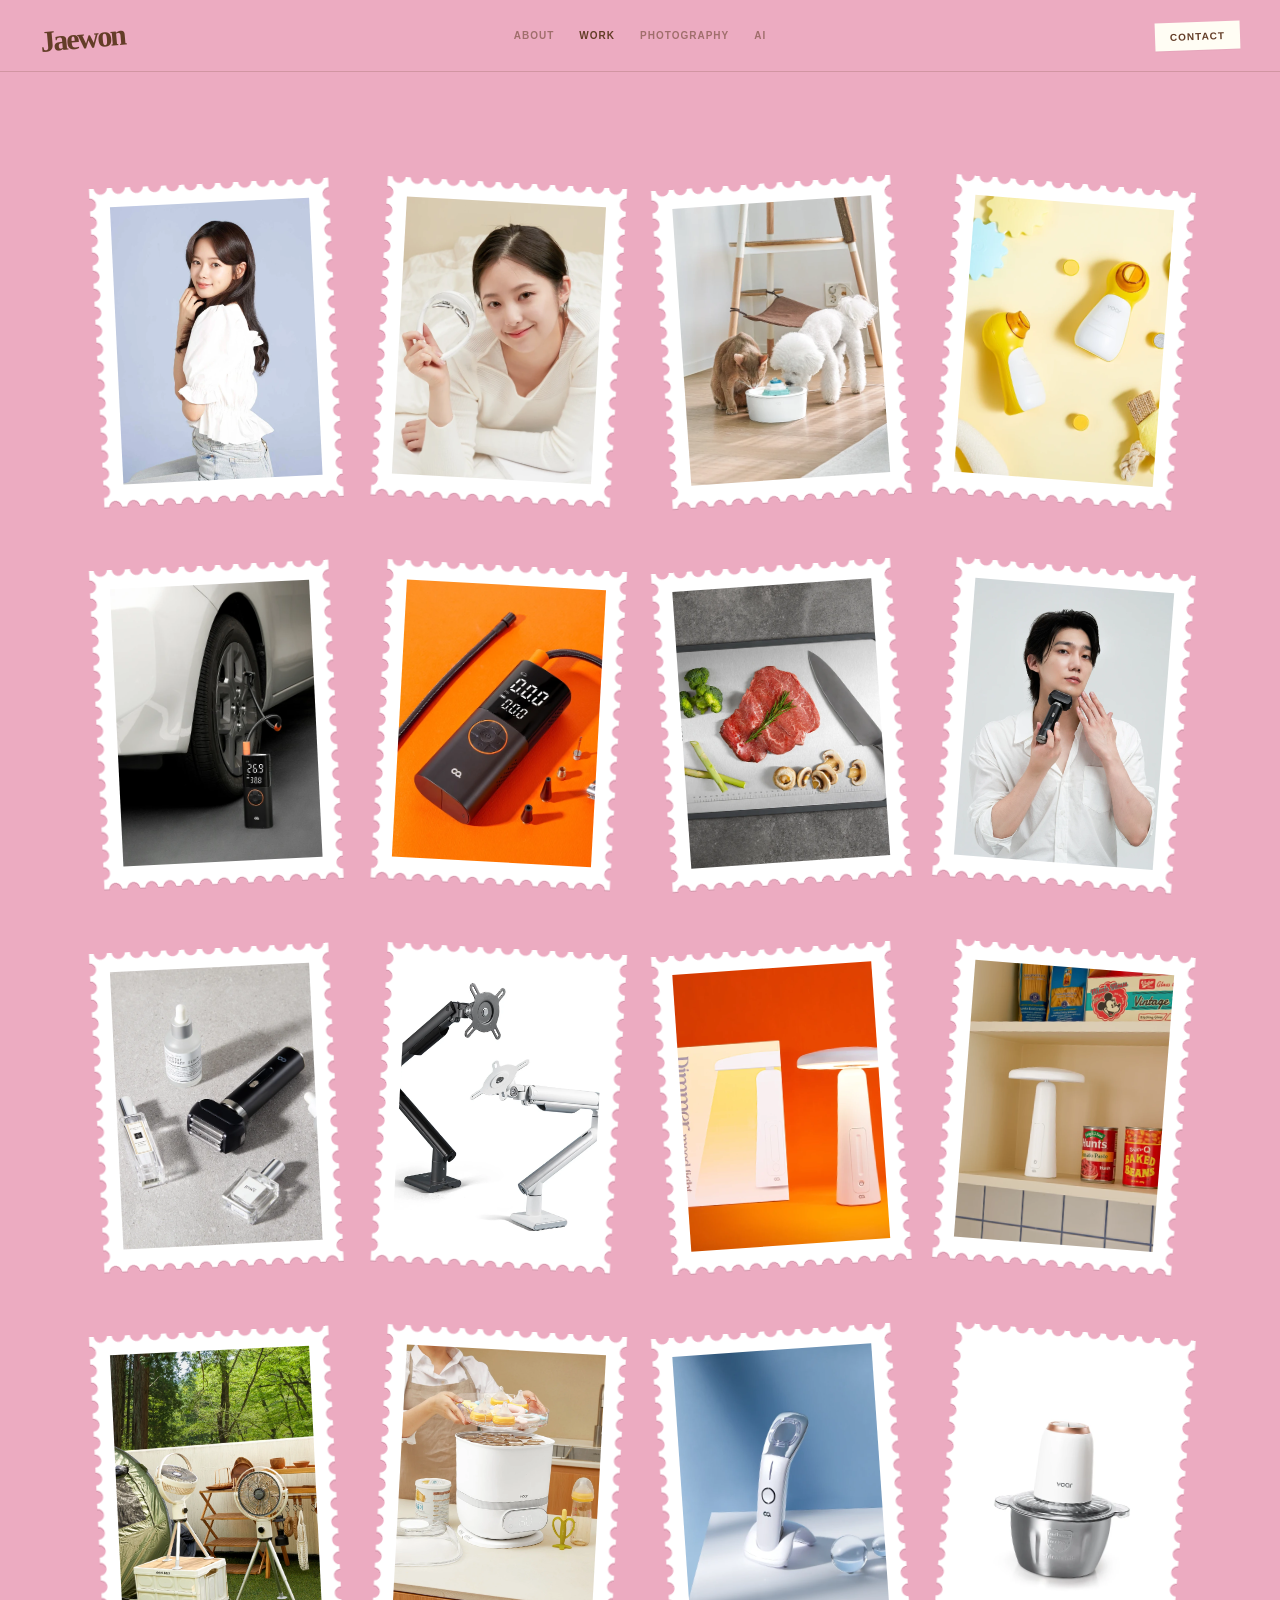
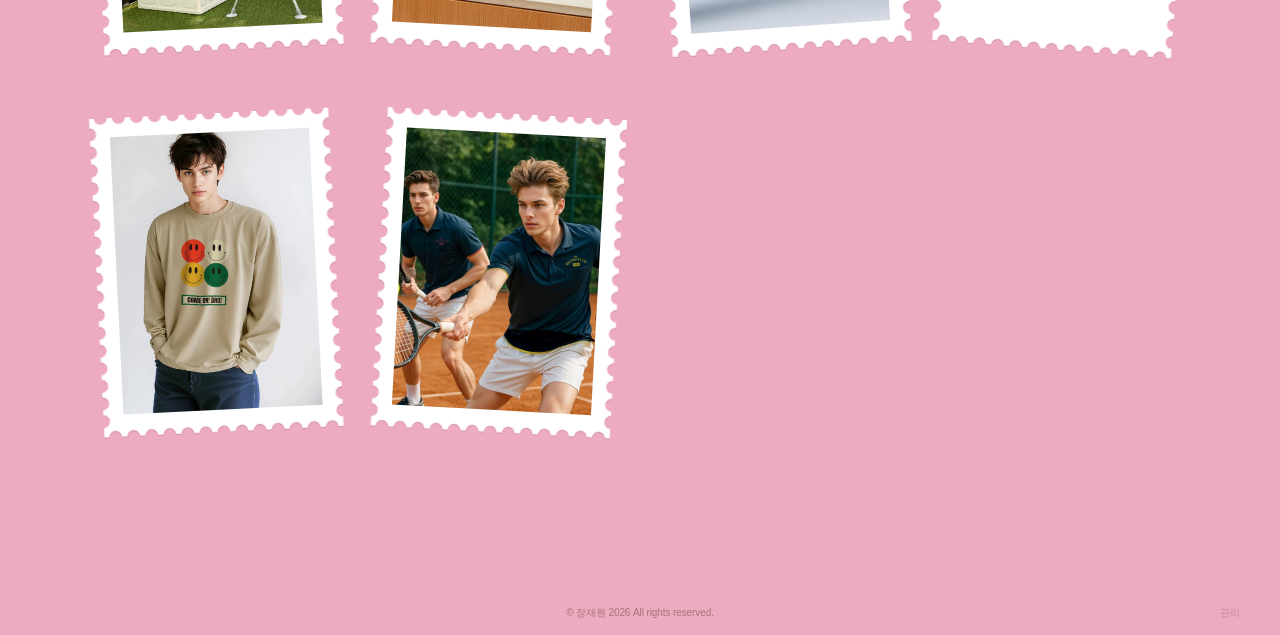
<file: index.html>
<!doctype html>
<html lang="ko"><head><meta charset="utf-8"><meta name="viewport" content="width=device-width,initial-scale=1"><meta name="description" content="장재원 — Design, Photography & AI Portfolio"><title>장재원 — Portfolio</title>
<link rel="stylesheet" href="./assets/styles.css"></head><body>
<header class="site-header"><button class="mobile-menu" id="menu">Menu</button><a class="wordmark" href="#work" id="logo">장재원</a><nav class="desktop-nav" aria-label="주요 메뉴"><button id="about-nav">About</button><div id="filters" aria-label="작품 분류"></div></nav><button class="contact-note" id="contact">Contact</button></header>
<main id="work"><noscript>작품을 보려면 JavaScript를 켜 주세요.</noscript><div class="intro" hidden><h1>SELECTED WORKS · <span id="years"></span></h1><p id="tagline"></p></div><div class="grid" id="grid" aria-label="작품 갤러리"></div></main>
<footer class="footer"><span id="copyright"></span><a class="manage-link" href="./admin.html">관리</a><a href="#work">Back to top ↑</a></footer>
<section id="panel" class="panel" hidden role="dialog" aria-modal="true" aria-labelledby="panel-title"><button class="close" id="close" aria-label="닫기">×</button><div id="panel-content"></div></section>
<div class="lightbox" id="lightbox" hidden role="dialog" aria-label="이미지 확대" aria-modal="true"><button id="zoom-close" aria-label="확대 이미지 닫기">×</button><img id="zoom-image" alt=""></div>
<script src="./assets/app.js" defer></script></body></html>
</file>
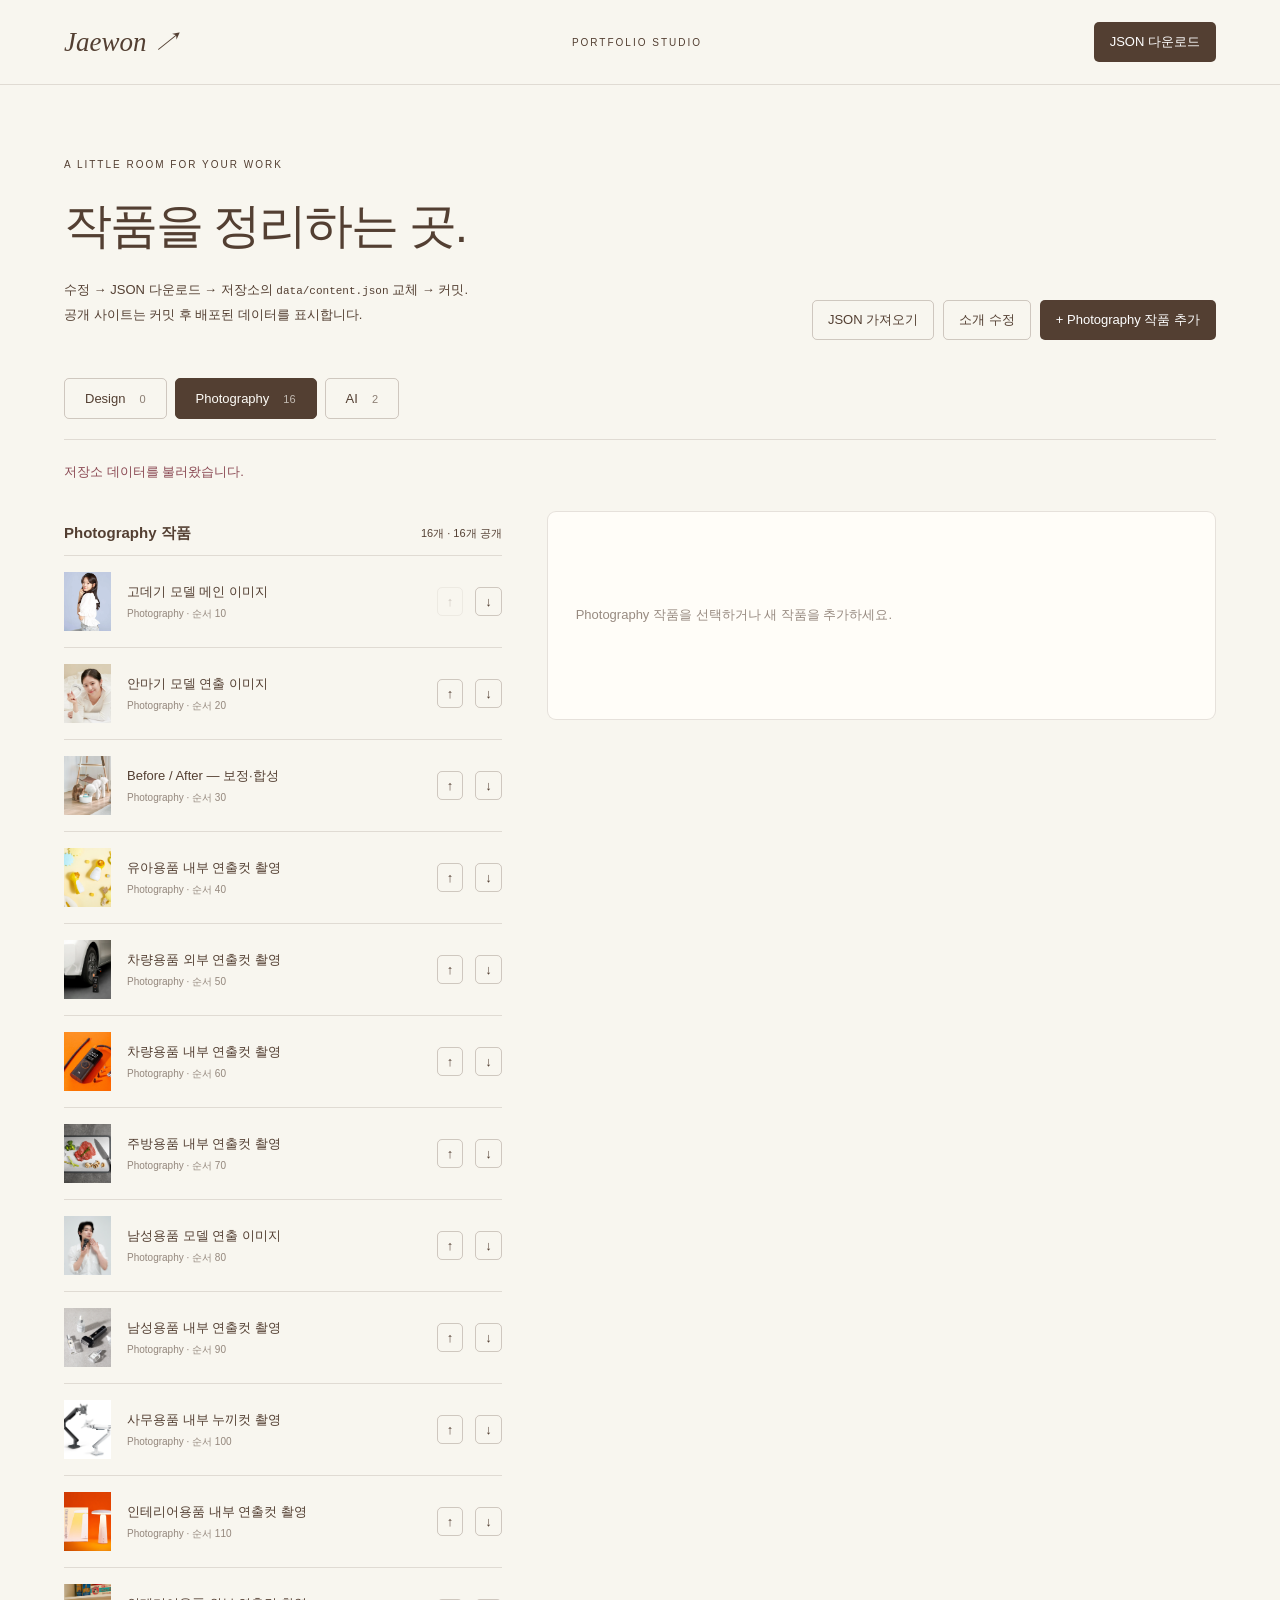
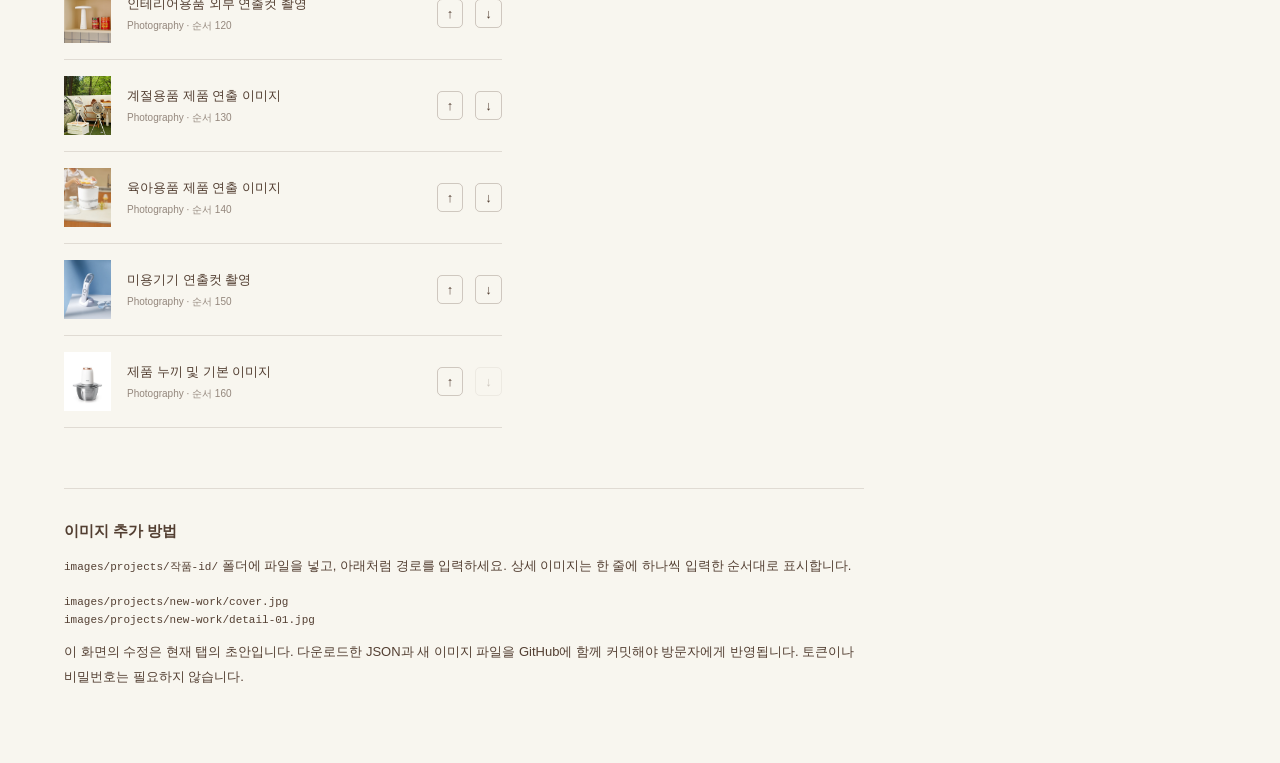
<file: admin.html>
<!doctype html>
<html lang="ko"><head><meta charset="utf-8"><meta name="viewport" content="width=device-width,initial-scale=1"><meta name="robots" content="noindex"><title>Portfolio studio — 작품 관리</title><link rel="stylesheet" href="./assets/admin.css"><script src="./assets/admin.js" defer></script></head>
<body><header><a href="./index.html">Jaewon ↗</a><span>PORTFOLIO STUDIO</span><button id="download">JSON 다운로드</button></header>
<main><section class="intro"><div><p class="eyebrow">A LITTLE ROOM FOR YOUR WORK</p><h1>작품을 정리하는 곳.</h1><p>수정 → JSON 다운로드 → 저장소의 <code>data/content.json</code> 교체 → 커밋.<br>공개 사이트는 커밋 후 배포된 데이터를 표시합니다.</p></div><div class="tools"><label class="button">JSON 가져오기<input type="file" id="import" accept="application/json,.json" hidden></label><button id="profile">소개 수정</button><button id="add" class="primary">+ 작품 추가</button></div></section>
<p id="status" role="status">작품을 불러오는 중…</p><div class="workspace"><section><div class="list-heading"><h2>작품 목록</h2><span id="count"></span></div><div id="list"></div></section><section id="editor" aria-label="편집 양식"><p class="placeholder">작품을 선택해 제목, 이미지와 노출 순서를 관리하세요.</p></section></div>
<aside><h2>이미지 추가 방법</h2><p><code>images/projects/작품-id/</code> 폴더에 파일을 넣고, 아래처럼 경로를 입력하세요. 상세 이미지는 한 줄에 하나씩 입력한 순서대로 표시합니다.</p><code>images/projects/new-work/cover.jpg<br>images/projects/new-work/detail-01.jpg</code><p>이 화면의 수정은 현재 탭의 초안입니다. 다운로드한 JSON과 새 이미지 파일을 GitHub에 함께 커밋해야 방문자에게 반영됩니다. 토큰이나 비밀번호는 필요하지 않습니다.</p></aside></main></body></html>
</file>
<file: assets/styles.css>
:root{--pink:#ecabc1;--ink:#633d27;--project-bg:#ecabc1;--project-ink:#633d27}*{box-sizing:border-box}html{scroll-behavior:smooth}body{margin:0;background:var(--pink);color:var(--ink);font-family:'Avenir Next',Avenir,'Helvetica Neue',Arial,'Apple SD Gothic Neo',sans-serif;transition:background-color .5s ease,color .3s ease;-webkit-font-smoothing:antialiased}button,a,input,textarea,select{font:inherit}button,a{color:inherit}button{cursor:pointer}a{text-decoration:none}button{touch-action:manipulation}[hidden]{display:none!important}
.site-header{height:81px;border-bottom:1px solid #633d2733;display:flex;align-items:center;justify-content:space-between;padding:0 40px;position:relative;z-index:5}.wordmark{font-family:'Snell Roundhand','Apple Chancery','Brush Script MT',cursive;font-size:30px;font-weight:600;font-style:italic;letter-spacing:-2px;line-height:1;transform:rotate(-5deg);width:160px}.desktop-nav{display:flex;align-items:center;justify-content:center;gap:27px;position:absolute;left:50%;transform:translateX(-50%)}.desktop-nav button{border:0;background:none;font-size:10px;font-weight:750;letter-spacing:1px;padding:10px 0;text-transform:uppercase;opacity:.55;white-space:nowrap}.desktop-nav button:hover,.desktop-nav button[aria-pressed=true]{opacity:1}#filters{display:contents}.contact-note{background:#fffdf4;border:0;padding:9px 17px;font-size:10px;letter-spacing:1px;font-weight:800;text-transform:uppercase;transform:rotate(-2deg);box-shadow:0 1px 1px #00000008}.contact-note:hover{transform:rotate(2deg)}.mobile-menu{display:none;border:0;background:transparent;font-size:11px;font-weight:750;letter-spacing:1px;text-transform:uppercase}
main{padding:59px 5.05vw 110px;margin:auto;max-width:2000px}.intro{display:none}.grid{display:grid;grid-template-columns:repeat(4,minmax(0,1fr));gap:70px 28px}.tile{display:block;position:relative;background:none;padding:0;border:0;min-width:0;text-align:left}.art{aspect-ratio:4/5;position:relative;background:#eee;overflow:hidden;display:grid;place-items:center;transform:rotate(-1.3deg);transition:transform .45s cubic-bezier(.22,1,.36,1);clip-path:polygon(0 1%,100% 0,99% 100%,1% 99%)}.tile:nth-child(4n+2) .art{transform:rotate(-1deg);clip-path:polygon(0 0,100% 1%,99% 100%,1% 99%)}.tile:nth-child(4n+3) .art{transform:rotate(2deg);clip-path:polygon(1% 0,100% 1%,99% 99%,0 100%)}.tile:nth-child(4n+4) .art{transform:rotate(1.1deg)}.tile:hover .art,.tile:focus-visible .art{transform:rotate(0deg) scale(1.018)}.art img,.art svg{width:100%;height:100%;object-fit:cover;display:block}.caption{position:absolute;left:50%;bottom:19px;max-width:90%;transform:translate(-50%,7px) rotate(-2deg);padding:7px 12px;background:#fffdf4;color:#633d27;font-size:10px;font-weight:750;line-height:1.4;text-align:center;white-space:normal;opacity:0;transition:opacity .2s ease,transform .2s ease;pointer-events:none;box-shadow:0 1px 3px #0001}.tile:hover .caption,.tile:focus-visible .caption{opacity:1;transform:translate(-50%,0) rotate(-2deg)}.demo{position:absolute;bottom:12px;left:12px;font-size:9px;background:#fff9;padding:4px 7px}.empty{grid-column:1/-1;text-align:center;padding:18vh 20px;opacity:.6;font-size:14px}
.footer{position:fixed;left:0;right:0;bottom:0;z-index:6;pointer-events:none;height:44px;display:flex;justify-content:center;align-items:center;font-size:10px;font-weight:400;color:#633d2780;letter-spacing:-.1px}.footer button{position:absolute;right:30px;pointer-events:auto;background:transparent;border:0;font-size:9px;color:inherit;opacity:.5;padding:8px}.footer button:hover{opacity:1}.footer>a{display:none}.panel-open .footer{display:none}
.panel{position:fixed;inset:0;z-index:20;overflow:auto;background:var(--project-bg);color:var(--project-ink);animation:page-in .35s ease}.panel[data-view=generic]{padding:78px 8vw 100px;background:var(--pink);color:var(--ink)}.close{position:fixed;top:25px;left:40px;border:0;background:none;color:inherit;padding:0;font-size:12px;line-height:18px;z-index:40}.panel[data-view=generic]>.close{left:auto;right:40px;top:28px;font-size:27px}.panel[data-view=detail]>.close{top:25px;left:40px}.panel-content{max-width:1120px;margin:auto}.project-bar{height:67px;border-bottom:1px solid currentColor;color:inherit;position:relative;display:flex;justify-content:center;align-items:center;font-size:10px;font-weight:800;letter-spacing:1px}.project-bar:after{content:'';position:absolute;bottom:-1px;left:0;right:0;background:var(--project-bg);height:1px;opacity:.75}.project-contact{position:absolute;right:40px;top:24px;background:none;border:0;color:inherit;font-size:10px;font-weight:800;letter-spacing:1px;text-transform:uppercase;z-index:2}.project-title{text-align:center;font-size:36px;letter-spacing:-1.2px;font-weight:750;line-height:1.25;margin:72px 50px 55px}.project-images{max-width:860px;margin:0 auto}.project-image{display:block;width:100%;height:auto;margin:0 0 18px;cursor:zoom-in}.project-description{max-width:720px;margin:65px auto 100px;white-space:pre-wrap;font-size:13px;line-height:1.9;opacity:.85}.project-description h2{font-size:12px;letter-spacing:1px;margin:0 0 22px;text-transform:uppercase}.project-previous,.project-next{position:fixed;top:50%;width:44px;height:44px;border:0;border-radius:50%;background:#ffffff28;color:inherit;font-size:23px;transform:translateY(-50%);z-index:32}.project-previous{left:20px}.project-next{right:20px}.project-previous:hover,.project-next:hover{background:#ffffff50}.project-bottom{height:50px;font-size:10px;opacity:.5;text-align:center;padding-top:15px}.compare-grid{display:grid;grid-template-columns:1fr 1fr;gap:22px;max-width:1000px;margin:auto}.compare-grid figure{margin:0 0 24px}.compare-grid img{display:block;width:100%;height:auto;cursor:zoom-in}.compare-grid figcaption{font-size:9px;font-weight:700;letter-spacing:1px;margin-bottom:9px}
.panel[data-view=about],.panel[data-view=contact]{background:#faf9f5;color:#514435}.info-header{height:81px;border-bottom:1px solid #51443533;display:flex;align-items:center;justify-content:center;font-size:10px;letter-spacing:1px;font-weight:700}.about-layout{display:grid;grid-template-columns:280px 1fr;gap:70px;max-width:870px;margin:95px auto 100px}.about-photo{width:100%;height:auto;display:block}.about-copy h1{margin:0 0 15px;font-size:18px}.about-role{font-size:12px;margin-bottom:27px;opacity:.7}.about-copy p{font-size:12px;line-height:1.85;white-space:pre-wrap;margin:0}.contact-layout{max-width:820px;margin:130px auto 100px}.contact-layout h1{font-size:clamp(40px,5vw,74px);font-weight:650;line-height:1.1;letter-spacing:-2px;margin:0 0 42px}.contact-layout p{font-size:14px;line-height:1.9;white-space:pre-wrap}.contact-link{display:inline-block;text-decoration:underline;text-underline-offset:8px;font-size:23px;margin-top:30px}.menu-links{display:grid;gap:25px;padding-top:60px}.menu-links button{font-size:38px;text-align:left;border:0;background:none}.lightbox{position:fixed;inset:0;z-index:60;background:#15130feb;display:grid;place-items:center;padding:55px}.lightbox img{max-width:100%;max-height:calc(100vh - 110px);object-fit:contain;display:block}.lightbox button{position:absolute;right:28px;top:20px;color:white;background:none;border:0;font-size:30px}.editor{max-width:800px;margin:15px auto}.editor h2{font-size:40px;font-weight:600;margin:18px 0 25px}.editor p{font-size:13px;line-height:1.8}.editor label{display:grid;gap:8px;margin:18px 0;font-size:13px}.editor input,.editor textarea,.editor select{width:100%;padding:12px;border:1px solid #633d2760;background:#fff8;color:var(--ink);border-radius:0}.editor textarea{min-height:100px}.row{display:flex;gap:12px;flex-wrap:wrap}.action{padding:12px 20px;background:var(--ink);color:var(--pink);border:1px solid var(--ink)}.secondary{background:transparent;color:var(--ink)}.editor-list{border-top:1px solid #633d2740;margin-top:35px}.editor-item{display:flex;align-items:center;gap:10px;padding:16px 0;border-bottom:1px solid #633d2740}.editor-item span{flex:1;font-size:13px}.editor-item button{padding:8px;background:transparent;border:1px solid #633d2760}.status{font-size:13px;min-height:24px;margin:16px 0}.tag{font-size:10px;font-weight:700;letter-spacing:1px}.panel[data-view=generic] h2:not(.editor h2){font-size:36px}:focus-visible{outline:2px solid currentColor;outline-offset:6px}@keyframes page-in{from{opacity:0}to{opacity:1}}
@media(min-width:1600px){.grid{gap:80px 36px}main{padding-top:70px}}@media(max-width:1000px){.desktop-nav{gap:19px}.site-header{padding:0 28px}.wordmark{width:120px}.grid{gap:55px 24px;grid-template-columns:repeat(3,minmax(0,1fr))}.project-images{max-width:76vw}.project-description{max-width:70vw}.about-layout{margin:70px 8vw;gap:40px;grid-template-columns:230px 1fr}.contact-layout{margin:100px 10vw}}@media(max-width:680px){.site-header{height:76px;padding:0 7vw}.desktop-nav{display:none}.wordmark{position:absolute;left:50%;width:auto;transform:translateX(-50%) rotate(-5deg);font-size:28px}.contact-note{background:none;transform:none;box-shadow:none;padding:0}.mobile-menu{display:block}main{padding:62px 5.5vw 80px}.grid{grid-template-columns:repeat(2,minmax(0,1fr));gap:29px 22px}.art{aspect-ratio:4/5}.caption{font-size:8px;padding:5px 7px;bottom:12px}.footer{font-size:8px}.footer button{right:10px;font-size:8px}.project-title{font-size:26px;margin:64px 35px 45px}.project-images{max-width:88vw}.project-description{max-width:84vw;font-size:12px}.close,.panel[data-view=detail]>.close{left:20px}.project-contact{right:20px}.project-previous,.project-next{width:30px;height:30px;font-size:18px}.project-previous{left:6px}.project-next{right:6px}.compare-grid{gap:12px;padding:0 6vw}.about-layout{grid-template-columns:1fr;gap:32px;margin:60px 10vw}.about-photo{max-width:240px}.contact-layout{margin:100px 10vw}.contact-link{font-size:19px}.lightbox{padding:45px 10px}.panel[data-view=generic]{padding:70px 6vw}.editor h2{font-size:32px}.project-image{margin-bottom:12px}}@media(prefers-reduced-motion:reduce){html{scroll-behavior:auto}*{transition:none!important;animation:none!important}}

/* Figma 1442:5654 — 1920px desktop composition; original photo files remain intact. */
.site-header{height:clamp(72px,5.625vw,108px)}
.wordmark{font-family:'Snell Roundhand','Apple Chancery','Brush Script MT',cursive;font-size:30px;font-weight:700;font-style:normal;letter-spacing:-2px;width:114.177px;height:33px;display:flex;align-items:center;line-height:30px;position:relative;top:1px}
.desktop-nav{gap:clamp(25px,1.9271vw,37px)}
.desktop-nav button{font-size:clamp(10px,.72245vw,13.871px);letter-spacing:clamp(1px,.072245vw,1.3871px);font-weight:700}
.contact-note{width:clamp(85px,6.3722vw,122.346px);height:clamp(28px,2.0731vw,39.803px);padding:0;font-size:clamp(10px,.71484vw,13.725px);letter-spacing:clamp(1px,.071484vw,1.3725px)}
main{max-width:1920px;margin:0 auto;padding:clamp(102px,7.96875vw,153px) min(5.04948vw,96.95px) clamp(100px,8.0729vw,155px)}
.grid{grid-template-columns:repeat(4,minmax(0,1fr));gap:0;--stamp-scale:1}
.tile{position:relative;aspect-ratio:431.5225/574;overflow:visible}
.tile .art,.tile:nth-child(n) .art{position:absolute;display:block;left:8.4876%;top:3.83546%;width:358.84668px;height:478.3299px;transform-origin:0 0;transform:scale(var(--stamp-scale)) rotate(-2.789559deg);clip-path:none;overflow:visible;background:transparent;transition:transform .4s cubic-bezier(.22,1,.36,1)}
.tile:nth-child(4n+2) .art{left:12.461%;top:.62914%;transform:scale(var(--stamp-scale)) rotate(3.112323deg)}
.tile:nth-child(4n+3) .art{left:3.94393%;top:4.5077%;transform:scale(var(--stamp-scale)) rotate(-3.934262deg)}
.tile:nth-child(4n+4) .art{left:10.3399%;top:-.03926%;transform:scale(var(--stamp-scale)) rotate(4.458942deg)}
.tile:hover .art,.tile:focus-visible .art{transform:scale(var(--stamp-scale)) rotate(0deg)}
.art img.stamp-frame{position:absolute;left:-2px;top:0;width:362.847px;height:482.33px;object-fit:fill;pointer-events:none;max-width:none}
.art img.stamp-photo{position:absolute;left:30px;top:29px;width:299px;height:416px;object-fit:cover;display:block;max-width:none}
.caption{bottom:12%;z-index:2}
.footer{position:relative;bottom:auto;color:#633d2780;height:44px}
.footer button{right:30px}
@media(max-width:1000px){.grid{grid-template-columns:repeat(3,minmax(0,1fr))}.desktop-nav{gap:18px}}
@media(max-width:680px){.site-header{height:76px}.wordmark{font-size:28px}.contact-note{width:auto;height:auto;padding:0}.grid{grid-template-columns:repeat(2,minmax(0,1fr));gap:0}main{padding:62px 5.5vw 60px}.caption{font-size:8px;bottom:10%}.footer button{right:10px}}

/* Hover label: center of the photo (native x=179.5, y=237), aligned with each stamp's straightened hover position. */
.tile .caption{left:calc(8.4876% + 41.597%);top:calc(3.83546% + 41.2892%);bottom:auto;transform:translate(-50%,calc(-50% + 7px)) rotate(-2deg)}
.tile:nth-child(4n+2) .caption{left:calc(12.461% + 41.597%);top:calc(.62914% + 41.2892%)}
.tile:nth-child(4n+3) .caption{left:calc(3.94393% + 41.597%);top:calc(4.5077% + 41.2892%)}
.tile:nth-child(4n+4) .caption{left:calc(10.3399% + 41.597%);top:calc(-.03926% + 41.2892%)}
.tile:hover .caption,.tile:focus-visible .caption{transform:translate(-50%,-50%) rotate(-2deg)}

.footer>.manage-link{display:block;position:absolute;right:30px;pointer-events:auto;font-size:10px;padding:10px;opacity:.6}
</file>
<file: assets/admin.css>
:root{font-family:'Avenir Next','Apple SD Gothic Neo',sans-serif;color:#533f32;background:#f8f6ef}*{box-sizing:border-box}body{margin:0}button,input,textarea,select{font:inherit;color:inherit}button,.button{cursor:pointer;border:1px solid #533f3240;background:transparent;padding:10px 15px;border-radius:5px;text-decoration:none;font-size:13px}button:hover,.button:hover{background:#533f3210}header{height:85px;border-bottom:1px solid #533f3225;display:flex;align-items:center;justify-content:space-between;padding:0 5vw}header a{font-family:cursive;font-style:italic;font-size:27px;color:inherit;text-decoration:none}header span{font-size:10px;letter-spacing:2px}main{max-width:1500px;margin:auto;padding:60px 5vw}.intro{display:flex;justify-content:space-between;align-items:flex-end;gap:30px}.eyebrow{font-size:10px;letter-spacing:2px}h1{font-size:clamp(30px,4vw,48px);font-weight:500;letter-spacing:-2px;margin:20px 0}p{font-size:13px;line-height:1.9}.tools{display:flex;gap:9px;flex-wrap:wrap}.primary,header button{background:#533f32;color:#fff}.primary:hover,header button:hover{background:#765c4b}#status{min-height:26px;color:#8b4a54}.workspace{display:grid;grid-template-columns:minmax(280px,.85fr) minmax(360px,1.3fr);gap:45px;margin:25px 0 60px}h2{font-size:15px;font-weight:600}.list-heading{display:flex;justify-content:space-between;align-items:center;border-bottom:1px solid #533f3225}#count{font-size:11px}.item{display:flex;align-items:center;gap:12px;border-bottom:1px solid #533f3225;padding:16px 0}.item img{width:47px;height:59px;object-fit:cover;background:#eee}.item .name{flex:1;border:0;text-align:left;padding:4px;font-size:13px}.item small{display:block;font-size:10px;opacity:.6;margin-top:6px}.item .move{padding:6px 9px}.item[aria-current=true]{background:#ecabc125}#editor{background:#fffdf8;border:1px solid #533f3225;padding:28px;border-radius:9px;align-self:start;position:sticky;top:20px}label.field{display:grid;gap:8px;margin:18px 0;font-size:12px}input,textarea,select{width:100%;background:white;border:1px solid #533f3235;border-radius:4px;padding:11px;font-size:13px}textarea{min-height:115px;resize:vertical;line-height:1.7}input[type=checkbox]{width:auto}code{font-family:ui-monospace,monospace;font-size:11px;overflow-wrap:anywhere}.pair{display:grid;grid-template-columns:1fr 1fr;gap:15px}.actions{display:flex;gap:10px;margin-top:24px}.placeholder{opacity:.6;padding:50px 0}aside{border-top:1px solid #533f3225;padding-top:20px;max-width:800px}:focus-visible{outline:2px solid #a64b70;outline-offset:4px}@media(max-width:850px){.intro{display:block}.tools{margin-top:25px}.workspace{grid-template-columns:1fr}#editor{position:static}header span{display:none}.pair{grid-template-columns:1fr}}

.category-tabs{display:flex;gap:8px;flex-wrap:wrap;margin:38px 0 20px;padding-bottom:20px;border-bottom:1px solid #533f3225}.category-tabs button{display:flex;gap:14px;align-items:center;padding:12px 20px;font-weight:500}.category-tabs button[aria-pressed=true]{background:#533f32;color:#fffdf8;border-color:#533f32}.category-tabs span{font-size:11px;opacity:.65}.empty-category{padding:40px 0;opacity:.65}.move:disabled{opacity:.25;cursor:default}.move:disabled:hover{background:transparent}@media(max-width:500px){.category-tabs{gap:6px}.category-tabs button{padding:10px 12px;gap:9px;font-size:12px}}
</file>
